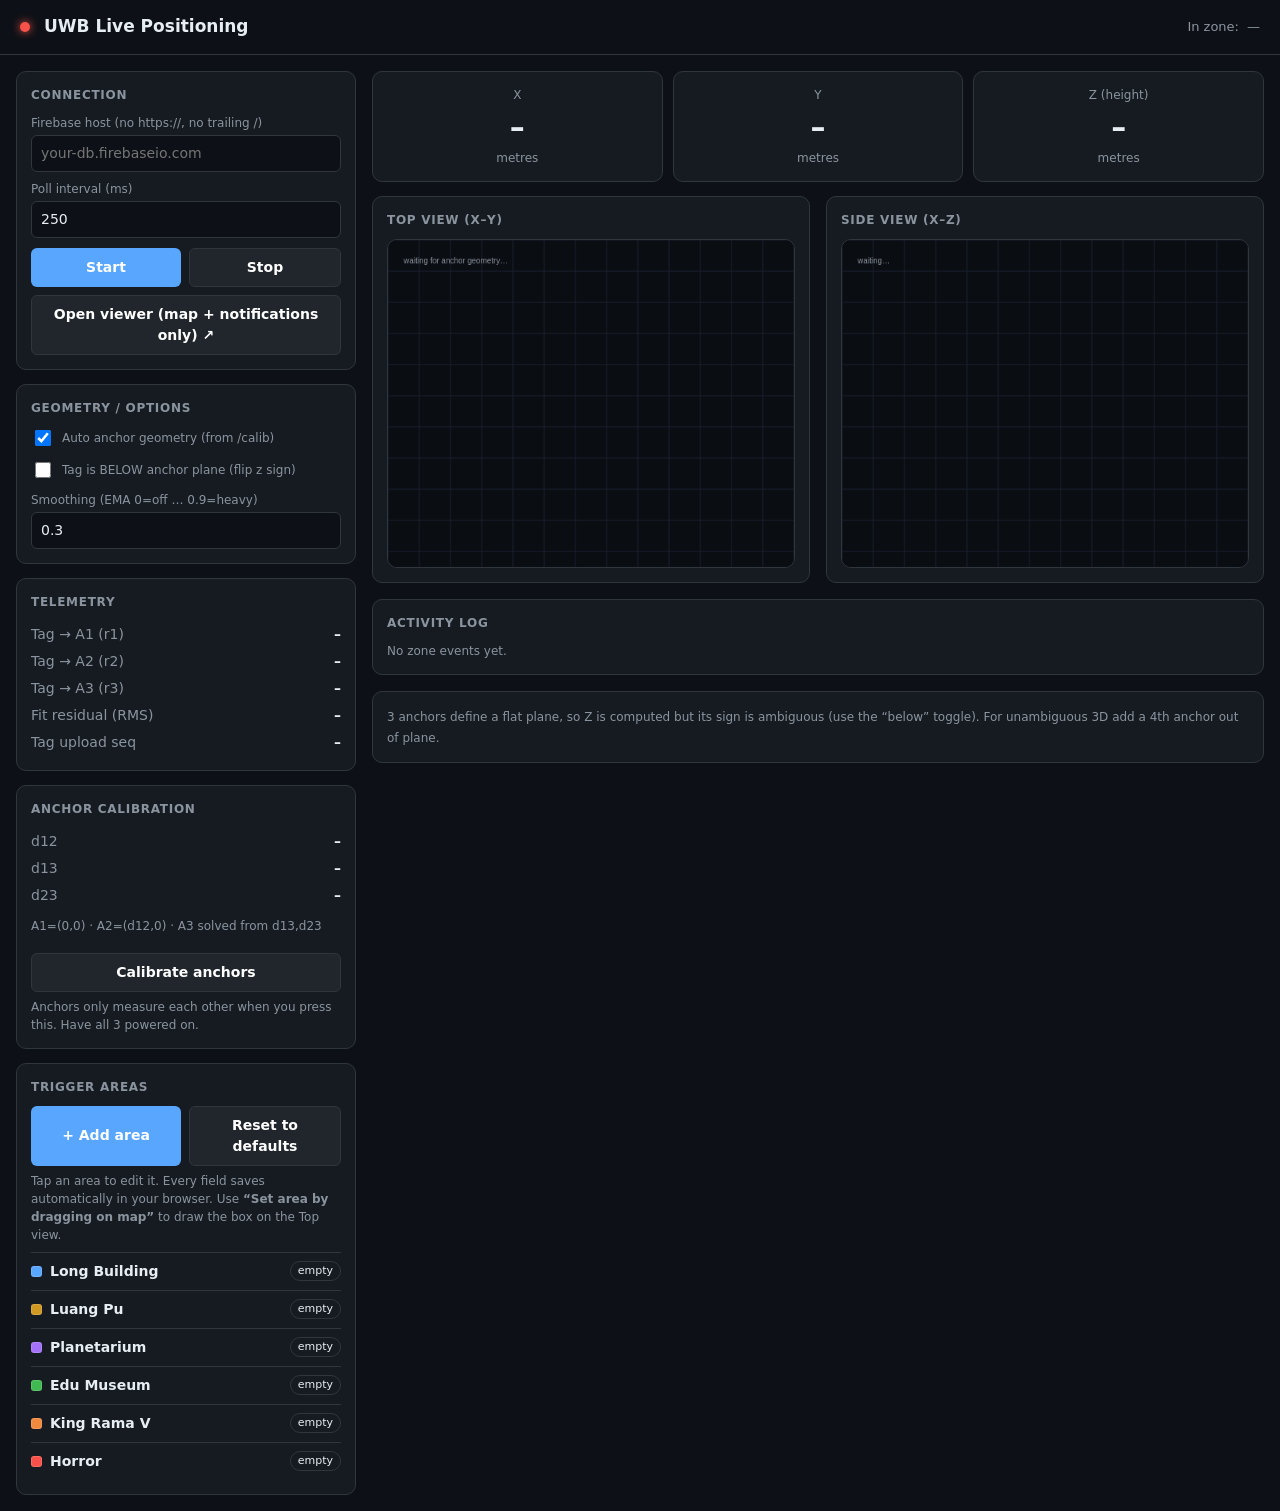
<file: web/index.html>
<!DOCTYPE html>
<!--
  UWB live positioning website (no build step — open this file in a browser).
  Files:
    index.html       this page (structure)
    styles.css       styling
    zones.config.js  DEFAULT trigger areas (seed). You normally edit areas IN THE
                     PAGE — "Reset to defaults" reloads from this file.
    app.js           application logic (positioning, calibration, zone editor,
                     triggers). Edited areas are saved in the browser.
  When the tag enters a trigger area, its information pops up, a beep can sound,
  and the event is added to the log.
-->
<html lang="en">
<head>
<meta charset="utf-8" />
<meta name="viewport" content="width=device-width, initial-scale=1" />
<title>UWB Positioning — Live Trilateration + Zone Triggers</title>
<link rel="stylesheet" href="styles.css" />
</head>
<body>
<header>
  <span id="dot" class="dot"></span>
  <h1>UWB Live Positioning</h1>
  <span id="rate" class="small"></span>
  <span id="age" class="small"></span>
  <div class="nowin"><span>In zone:</span><span id="nowin">—</span></div>
</header>

<main>
  <!-- LEFT: settings + telemetry -->
  <div>
    <div class="panel">
      <h2>Connection</h2>
      <label>Firebase host (no https://, no trailing /)</label>
      <input id="host" type="text" placeholder="your-db.firebaseio.com" />
      <label>Poll interval (ms)</label>
      <input id="poll" type="number" value="250" min="100" step="50" />
      <div class="row" style="margin-top:10px">
        <button id="start">Start</button>
        <button id="stop" class="sec">Stop</button>
      </div>
      <button id="openViewer" class="sec" style="width:100%;margin-top:8px">Open viewer (map + notifications only) ↗</button>
    </div>

    <div class="panel" style="margin-top:14px">
      <h2>Geometry / options</h2>
      <div class="check"><input id="autocal" type="checkbox" checked><label style="margin:0">Auto anchor geometry (from /calib)</label></div>
      <div id="manualBox" style="display:none">
        <div class="small">Anchor positions (metres). Used only when auto is off.</div>
        <div class="row"><div><label>A1 x</label><input id="a1x" type="number" value="0"></div><div><label>A1 y</label><input id="a1y" type="number" value="0"></div></div>
        <div class="row"><div><label>A2 x</label><input id="a2x" type="number" value="4"></div><div><label>A2 y</label><input id="a2y" type="number" value="0"></div></div>
        <div class="row"><div><label>A3 x</label><input id="a3x" type="number" value="2"></div><div><label>A3 y</label><input id="a3y" type="number" value="3"></div></div>
      </div>
      <div class="check"><input id="below" type="checkbox"><label style="margin:0">Tag is BELOW anchor plane (flip z sign)</label></div>
      <label>Smoothing (EMA 0=off … 0.9=heavy)</label>
      <input id="ema" type="number" value="0.3" min="0" max="0.95" step="0.05">
    </div>

    <div class="panel" style="margin-top:14px">
      <h2>Telemetry</h2>
      <table>
        <tr><td>Tag → A1 (r1)</td><td class="v" id="r1">–</td></tr>
        <tr><td>Tag → A2 (r2)</td><td class="v" id="r2">–</td></tr>
        <tr><td>Tag → A3 (r3)</td><td class="v" id="r3">–</td></tr>
        <tr><td>Fit residual (RMS)</td><td class="v" id="res">–</td></tr>
        <tr><td>Tag upload seq</td><td class="v" id="seq">–</td></tr>
      </table>
    </div>

    <div class="panel" style="margin-top:14px">
      <h2>Anchor calibration</h2>
      <table>
        <tr><td>d12</td><td class="v" id="d12">–</td></tr>
        <tr><td>d13</td><td class="v" id="d13">–</td></tr>
        <tr><td>d23</td><td class="v" id="d23">–</td></tr>
      </table>
      <div class="small" style="margin-top:8px">A1=(0,0) · A2=(d12,0) · A3 solved from d13,d23</div>
      <div id="calStatus" class="small" style="margin-top:6px"></div>
      <button id="calBtn" class="sec" style="margin-top:12px;width:100%">Calibrate anchors</button>
      <div id="calReq" class="small" style="margin-top:6px"></div>
      <div class="small" style="margin-top:6px;color:var(--muted)">
        Anchors only measure each other when you press this. Have all 3 powered on.
      </div>
    </div>

    <div class="panel" style="margin-top:14px">
      <h2>Trigger areas</h2>
      <div class="row">
        <button id="addZone">+ Add area</button>
        <button id="resetZones" class="sec">Reset to defaults</button>
      </div>
      <div id="zoneHint" class="small" style="margin-top:6px">
        Tap an area to edit it. Every field saves automatically in your browser.
        Use <b>“Set area by dragging on map”</b> to draw the box on the Top view.
      </div>
      <div id="trigList" style="margin-top:8px"></div>
    </div>
  </div>

  <!-- RIGHT: readouts + views + log -->
  <div>
    <div class="xyz">
      <div class="card"><div class="k">X</div><div class="v" id="X">–</div><div class="u">metres</div></div>
      <div class="card"><div class="k">Y</div><div class="v" id="Y">–</div><div class="u">metres</div></div>
      <div class="card"><div class="k">Z (height)</div><div class="v" id="Z">–</div><div class="u">metres</div></div>
    </div>
    <div class="views">
      <div class="panel"><h2>Top view (X–Y)</h2><canvas id="top" width="520" height="420"></canvas></div>
      <div class="panel"><h2>Side view (X–Z)</h2><canvas id="side" width="520" height="420"></canvas></div>
    </div>
    <div class="panel" style="margin-top:16px">
      <h2>Activity log</h2>
      <div id="log" class="log"><div class="small" style="color:var(--muted)">No zone events yet.</div></div>
    </div>
    <div class="panel" style="margin-top:16px">
      <span class="small">
        3 anchors define a flat plane, so Z is computed but its sign is ambiguous
        (use the “below” toggle). For unambiguous 3D add a 4th anchor out of plane.
      </span>
    </div>
  </div>
</main>

<!-- floating trigger cards -->
<div id="toasts"></div>

<script src="zones.config.js"></script>
<script src="app.js"></script>
</body>
</html>
</file>
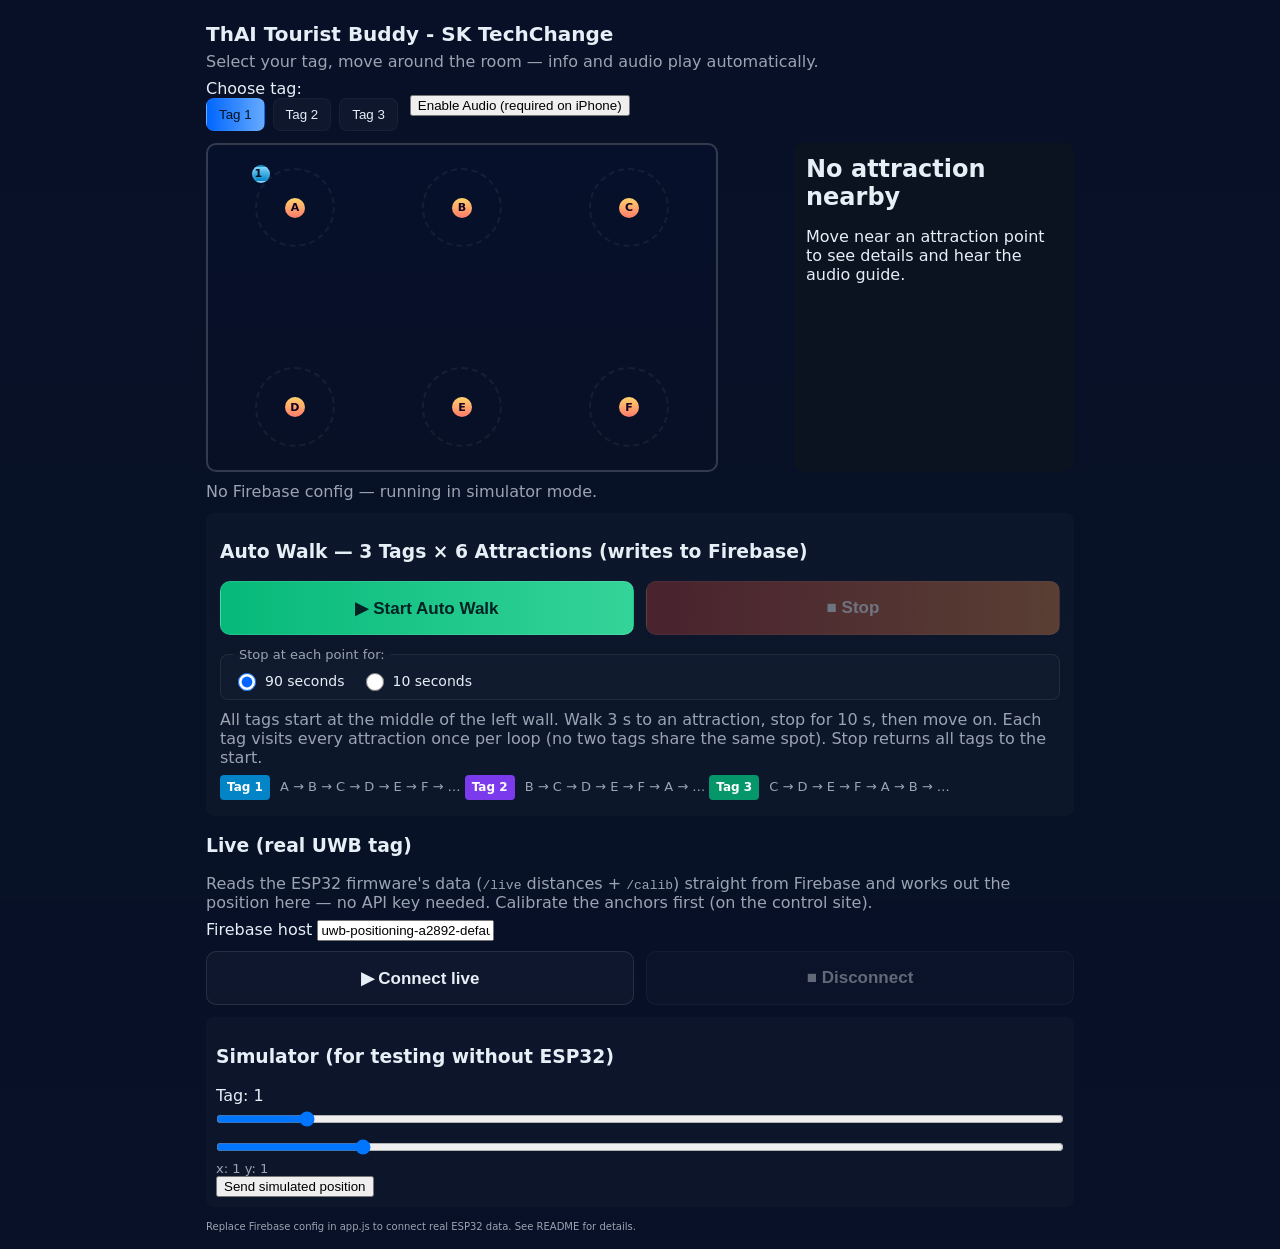
<file: web-Jun10/web/index.html>
<!doctype html>
<html lang="en">
<head>
  <meta charset="utf-8" />
  <meta name="viewport" content="width=device-width,initial-scale=1,viewport-fit=cover" />
  <title>ThAI Tourist Buddy — SK TechChange</title>
  <link rel="stylesheet" href="styles.css" />
</head>
<body>
  <main class="wrap">
    <header>
      <h1>ThAI Tourist Buddy - SK TechChange</h1>
      <p class="sub">Select your tag, move around the room — info and audio play automatically.</p>
    </header>

    <section class="controls">
      <div class="tags">
        <label>Choose tag:</label>
        <div class="tag-buttons">
          <button data-tag="1" class="tag-btn">Tag 1</button>
          <button data-tag="2" class="tag-btn">Tag 2</button>
          <button data-tag="3" class="tag-btn">Tag 3</button>
        </div>
      </div>

      <div class="audio-setup">
        <button id="unlock-audio">Enable Audio (required on iPhone)</button>
      </div>
    </section>

    <section class="map-area">
      <div id="map" aria-label="room map"></div>
      <aside class="info" id="info">
        <h2 id="point-title">No attraction nearby</h2>
        <img id="point-img" alt="" style="display:none" />
        <p id="point-desc">Move near an attraction point to see details and hear the audio guide.</p>
        <audio id="point-audio" controls preload="none" style="display:none"></audio>
      </aside>
    </section>

    <section class="status">
      <div id="status-text">Not connected to Firebase — simulation mode enabled.</div>
    </section>

    <section class="auto-walk">
      <h3>Auto Walk — 3 Tags × 6 Attractions (writes to Firebase)</h3>
      <div class="walk-controls">
        <button id="walk-start">&#9654; Start Auto Walk</button>
        <button id="walk-stop" disabled>&#9632; Stop</button>
      </div>
      <fieldset class="walk-dwell">
        <legend>Stop at each point for:</legend>
        <label><input type="radio" name="walk-dwell" value="90" checked /> 90 seconds</label>
        <label><input type="radio" name="walk-dwell" value="10" /> 10 seconds</label>
      </fieldset>
      <p class="sub">All tags start at the middle of the left wall. Walk 3 s to an attraction, stop for 10 s, then move on. Each tag visits every attraction once per loop (no two tags share the same spot). Stop returns all tags to the start.</p>
      <div class="walk-schedule">
        <span class="ws-tag t1">Tag 1</span> A → B → C → D → E → F → &hellip;
        <span class="ws-tag t2">Tag 2</span> B → C → D → E → F → A → &hellip;
        <span class="ws-tag t3">Tag 3</span> C → D → E → F → A → B → &hellip;
      </div>
      <div id="walk-status"></div>
      <ul id="walk-log"></ul>
    </section>

    <section class="live-connect">
      <h3>Live (real UWB tag)</h3>
      <p class="sub">Reads the ESP32 firmware's data (<code>/live</code> distances + <code>/calib</code>) straight from Firebase and works out the position here — no API key needed. Calibrate the anchors first (on the control site).</p>
      <label>Firebase host</label>
      <input id="live-host" type="text" placeholder="your-db.firebaseio.com" />
      <div class="walk-controls">
        <button id="live-connect">&#9654; Connect live</button>
        <button id="live-disconnect" disabled>&#9632; Disconnect</button>
      </div>
      <div id="live-status" class="sub"></div>
    </section>

    <section class="simulator">
      <h3>Simulator (for testing without ESP32)</h3>
      <label>Tag: <span id="sim-tag">1</span></label>
      <input id="sim-x" type="range" min="0" max="10" step="0.1" value="1" />
      <input id="sim-y" type="range" min="0" max="6"  step="0.1" value="1" />
      <div class="sim-coords">x: <span id="simx">1</span> y: <span id="simy">1</span></div>
      <button id="sim-send">Send simulated position</button>
    </section>

    <footer>
      <small>Replace Firebase config in app.js to connect real ESP32 data. See README for details.</small>
    </footer>
  </main>

  <script type="module" src="app.js"></script>
</body>
</html>
</file>
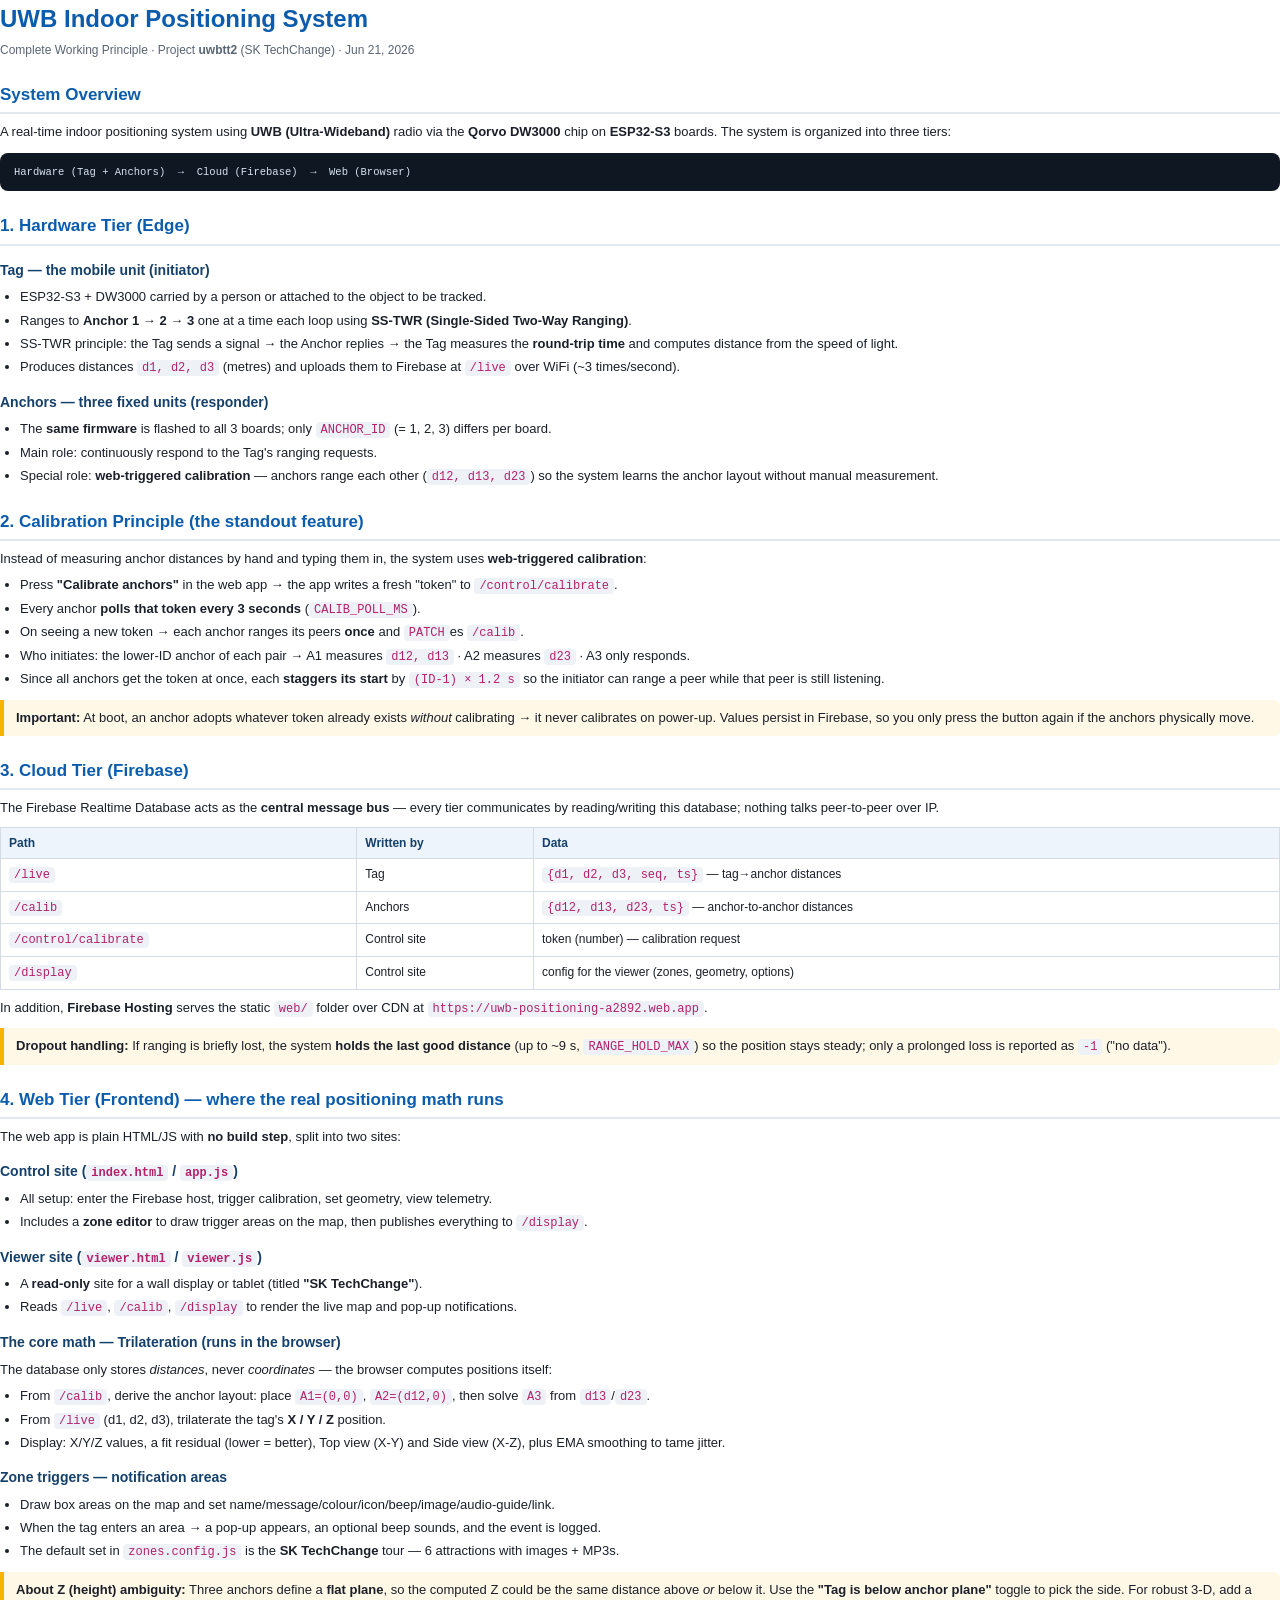
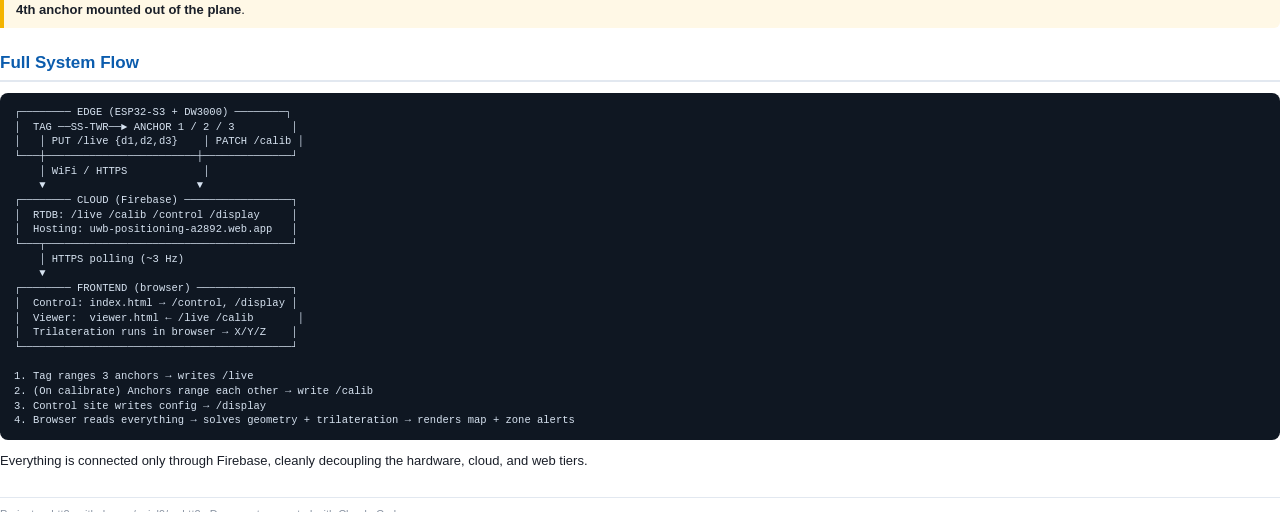
<file: docs/uwb-architecture-en.html>
<!doctype html>
<html lang="en">
<head>
<meta charset="utf-8" />
<title>UWB Indoor Positioning — How It Works</title>
<style>
  @page { size: A4; margin: 18mm 16mm; }
  * { box-sizing: border-box; }
  body {
    font-family: "Segoe UI", "Tahoma", sans-serif;
    color: #1a1f29; line-height: 1.55; font-size: 13px; margin: 0;
  }
  h1 { font-size: 24px; color: #0b5cad; margin: 0 0 4px; }
  .sub { color: #5a6573; font-size: 12px; margin-bottom: 18px; }
  h2 {
    font-size: 17px; color: #0b5cad; margin: 22px 0 8px;
    border-bottom: 2px solid #e2e8f0; padding-bottom: 4px;
  }
  h3 { font-size: 14px; color: #15406b; margin: 14px 0 4px; }
  p { margin: 6px 0; }
  ul { margin: 6px 0 6px 0; padding-left: 20px; }
  li { margin: 3px 0; }
  code {
    background: #eef2f7; padding: 1px 5px; border-radius: 4px;
    font-family: "Consolas", monospace; font-size: 12px; color: #b3216b;
  }
  pre {
    background: #0f1722; color: #d6e2f0; padding: 12px 14px;
    border-radius: 8px; font-family: "Consolas", monospace; font-size: 10.5px;
    line-height: 1.4; overflow-x: auto; white-space: pre;
  }
  table { border-collapse: collapse; width: 100%; margin: 8px 0; font-size: 12px; }
  th, td { border: 1px solid #d4dbe4; padding: 6px 8px; text-align: left; vertical-align: top; }
  th { background: #eef4fb; color: #15406b; }
  .note { background:#fff8e6; border-left:4px solid #f4b400; padding:8px 12px; border-radius:0 6px 6px 0; margin:10px 0; }
  .footer { margin-top: 26px; color:#8a94a3; font-size:11px; border-top:1px solid #e2e8f0; padding-top:8px; }
  .nobreak { page-break-inside: avoid; }
</style>
</head>
<body>

<h1>UWB Indoor Positioning System</h1>
<div class="sub">Complete Working Principle &middot; Project <strong>uwbtt2</strong> (SK TechChange) &middot; Jun 21, 2026</div>

<h2>System Overview</h2>
<p>A real-time indoor positioning system using <strong>UWB (Ultra-Wideband)</strong>
radio via the <strong>Qorvo DW3000</strong> chip on <strong>ESP32-S3</strong> boards.
The system is organized into three tiers:</p>
<pre>Hardware (Tag + Anchors)  →  Cloud (Firebase)  →  Web (Browser)</pre>

<h2>1. Hardware Tier (Edge)</h2>

<h3>Tag — the mobile unit (initiator)</h3>
<ul>
  <li>ESP32-S3 + DW3000 carried by a person or attached to the object to be tracked.</li>
  <li>Ranges to <strong>Anchor 1 → 2 → 3</strong> one at a time each loop using
      <strong>SS-TWR (Single-Sided Two-Way Ranging)</strong>.</li>
  <li>SS-TWR principle: the Tag sends a signal → the Anchor replies → the Tag measures
      the <strong>round-trip time</strong> and computes distance from the speed of light.</li>
  <li>Produces distances <code>d1, d2, d3</code> (metres) and uploads them to Firebase
      at <code>/live</code> over WiFi (~3 times/second).</li>
</ul>

<h3>Anchors — three fixed units (responder)</h3>
<ul>
  <li>The <strong>same firmware</strong> is flashed to all 3 boards; only <code>ANCHOR_ID</code>
      (= 1, 2, 3) differs per board.</li>
  <li>Main role: continuously respond to the Tag's ranging requests.</li>
  <li>Special role: <strong>web-triggered calibration</strong> — anchors range each other
      (<code>d12, d13, d23</code>) so the system learns the anchor layout without manual measurement.</li>
</ul>

<h2>2. Calibration Principle (the standout feature)</h2>
<p>Instead of measuring anchor distances by hand and typing them in, the system uses
<strong>web-triggered calibration</strong>:</p>
<ul>
  <li>Press <strong>"Calibrate anchors"</strong> in the web app → the app writes a fresh
      "token" to <code>/control/calibrate</code>.</li>
  <li>Every anchor <strong>polls that token every 3 seconds</strong> (<code>CALIB_POLL_MS</code>).</li>
  <li>On seeing a new token → each anchor ranges its peers <strong>once</strong> and
      <code>PATCH</code>es <code>/calib</code>.</li>
  <li>Who initiates: the lower-ID anchor of each pair
      → A1 measures <code>d12, d13</code> &middot; A2 measures <code>d23</code> &middot; A3 only responds.</li>
  <li>Since all anchors get the token at once, each <strong>staggers its start</strong> by
      <code>(ID-1) × 1.2 s</code> so the initiator can range a peer while that peer is still listening.</li>
</ul>
<div class="note"><strong>Important:</strong> At boot, an anchor adopts whatever token already exists
<em>without</em> calibrating → it never calibrates on power-up. Values persist in Firebase, so you only
press the button again if the anchors physically move.</div>

<h2 class="nobreak">3. Cloud Tier (Firebase)</h2>
<p>The Firebase Realtime Database acts as the <strong>central message bus</strong> — every tier
communicates by reading/writing this database; nothing talks peer-to-peer over IP.</p>
<table class="nobreak">
  <tr><th>Path</th><th>Written by</th><th>Data</th></tr>
  <tr><td><code>/live</code></td><td>Tag</td><td><code>{d1, d2, d3, seq, ts}</code> — tag→anchor distances</td></tr>
  <tr><td><code>/calib</code></td><td>Anchors</td><td><code>{d12, d13, d23, ts}</code> — anchor-to-anchor distances</td></tr>
  <tr><td><code>/control/calibrate</code></td><td>Control site</td><td>token (number) — calibration request</td></tr>
  <tr><td><code>/display</code></td><td>Control site</td><td>config for the viewer (zones, geometry, options)</td></tr>
</table>
<p>In addition, <strong>Firebase Hosting</strong> serves the static <code>web/</code> folder over CDN at
<code>https://uwb-positioning-a2892.web.app</code>.</p>
<div class="note"><strong>Dropout handling:</strong> If ranging is briefly lost, the system
<strong>holds the last good distance</strong> (up to ~9 s, <code>RANGE_HOLD_MAX</code>) so the position
stays steady; only a prolonged loss is reported as <code>-1</code> ("no data").</div>

<h2>4. Web Tier (Frontend) — where the real positioning math runs</h2>
<p>The web app is plain HTML/JS with <strong>no build step</strong>, split into two sites:</p>

<h3>Control site (<code>index.html</code> / <code>app.js</code>)</h3>
<ul>
  <li>All setup: enter the Firebase host, trigger calibration, set geometry, view telemetry.</li>
  <li>Includes a <strong>zone editor</strong> to draw trigger areas on the map, then publishes
      everything to <code>/display</code>.</li>
</ul>

<h3>Viewer site (<code>viewer.html</code> / <code>viewer.js</code>)</h3>
<ul>
  <li>A <strong>read-only</strong> site for a wall display or tablet (titled <strong>"SK TechChange"</strong>).</li>
  <li>Reads <code>/live</code>, <code>/calib</code>, <code>/display</code> to render the live map and pop-up notifications.</li>
</ul>

<h3>The core math — Trilateration (runs in the browser)</h3>
<p>The database only stores <em>distances</em>, never <em>coordinates</em> — the browser computes positions itself:</p>
<ul>
  <li>From <code>/calib</code>, derive the anchor layout: place <code>A1=(0,0)</code>, <code>A2=(d12,0)</code>,
      then solve <code>A3</code> from <code>d13</code>/<code>d23</code>.</li>
  <li>From <code>/live</code> (d1, d2, d3), trilaterate the tag's <strong>X / Y / Z</strong> position.</li>
  <li>Display: X/Y/Z values, a fit residual (lower = better), Top view (X-Y) and Side view (X-Z),
      plus EMA smoothing to tame jitter.</li>
</ul>

<h3>Zone triggers — notification areas</h3>
<ul>
  <li>Draw box areas on the map and set name/message/colour/icon/beep/image/audio-guide/link.</li>
  <li>When the tag enters an area → a pop-up appears, an optional beep sounds, and the event is logged.</li>
  <li>The default set in <code>zones.config.js</code> is the <strong>SK TechChange</strong> tour — 6 attractions with images + MP3s.</li>
</ul>

<div class="note nobreak"><strong>About Z (height) ambiguity:</strong> Three anchors define a
<strong>flat plane</strong>, so the computed Z could be the same distance above <em>or</em> below it.
Use the <strong>"Tag is below anchor plane"</strong> toggle to pick the side. For robust 3-D, add a
<strong>4th anchor mounted out of the plane</strong>.</div>

<h2 class="nobreak">Full System Flow</h2>
<pre class="nobreak">┌──────── EDGE (ESP32-S3 + DW3000) ────────┐
│  TAG ──SS-TWR──► ANCHOR 1 / 2 / 3         │
│   │ PUT /live {d1,d2,d3}    │ PATCH /calib │
└───┼────────────────────────┼──────────────┘
    │ WiFi / HTTPS            │
    ▼                        ▼
┌──────── CLOUD (Firebase) ─────────────────┐
│  RTDB: /live /calib /control /display     │
│  Hosting: uwb-positioning-a2892.web.app   │
└───┬───────────────────────────────────────┘
    │ HTTPS polling (~3 Hz)
    ▼
┌──────── FRONTEND (browser) ───────────────┐
│  Control: index.html → /control, /display │
│  Viewer:  viewer.html ← /live /calib       │
│  Trilateration runs in browser → X/Y/Z    │
└───────────────────────────────────────────┘

1. Tag ranges 3 anchors → writes /live
2. (On calibrate) Anchors range each other → write /calib
3. Control site writes config → /display
4. Browser reads everything → solves geometry + trilateration → renders map + zone alerts</pre>

<p>Everything is connected only through Firebase, cleanly decoupling the hardware, cloud, and web tiers.</p>

<div class="footer">Project uwbtt2 &middot; github.com/nuiel9/uwbtt2 &middot; Document generated with Claude Code</div>

</body>
</html>
</file>
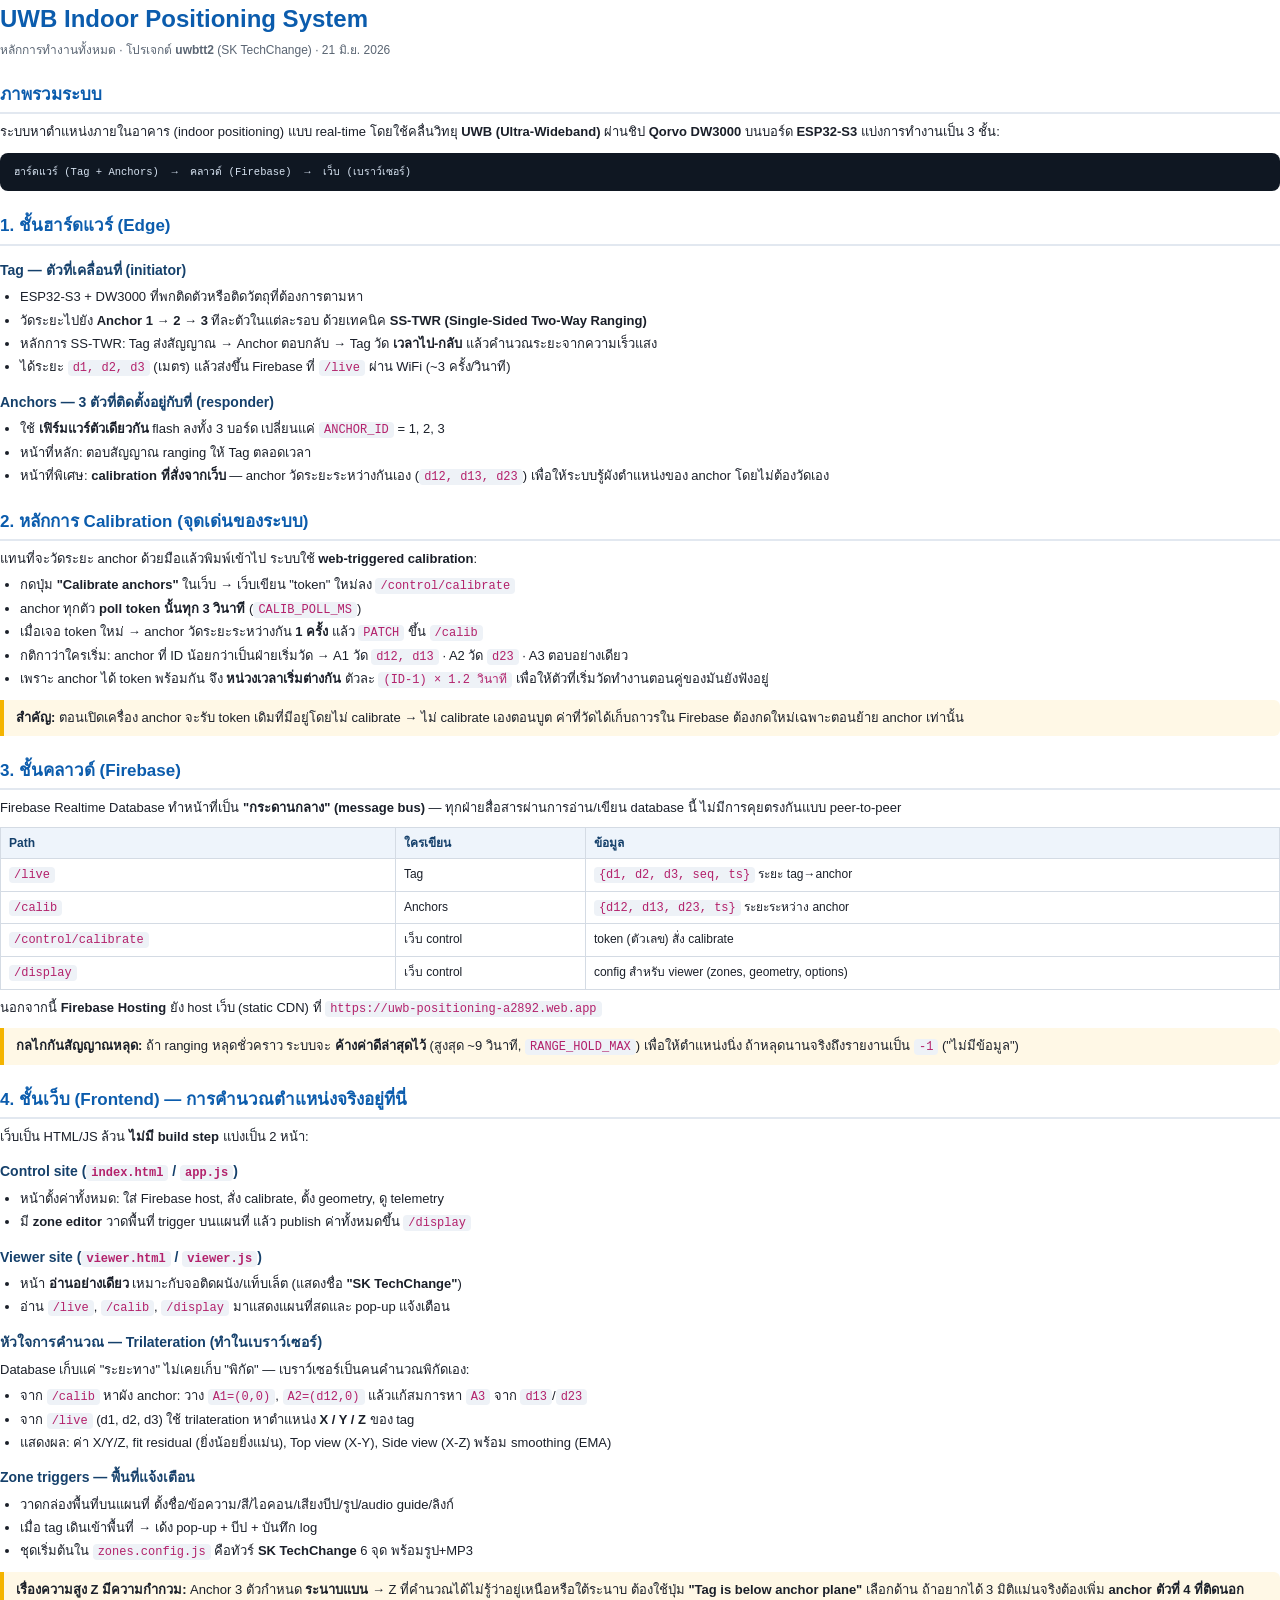
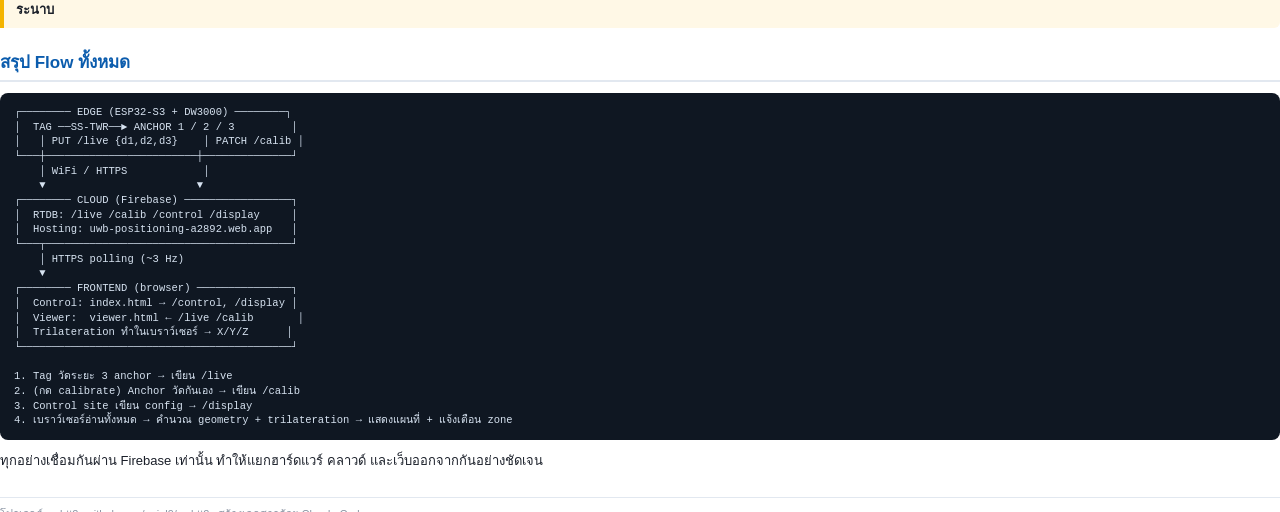
<file: docs/uwb-architecture.html>
<!doctype html>
<html lang="th">
<head>
<meta charset="utf-8" />
<title>UWB Indoor Positioning — หลักการทำงาน</title>
<style>
  @page { size: A4; margin: 18mm 16mm; }
  * { box-sizing: border-box; }
  body {
    font-family: "Tahoma", "Leelawadee UI", "Segoe UI", sans-serif;
    color: #1a1f29; line-height: 1.55; font-size: 13px; margin: 0;
  }
  h1 { font-size: 24px; color: #0b5cad; margin: 0 0 4px; }
  .sub { color: #5a6573; font-size: 12px; margin-bottom: 18px; }
  h2 {
    font-size: 17px; color: #0b5cad; margin: 22px 0 8px;
    border-bottom: 2px solid #e2e8f0; padding-bottom: 4px;
  }
  h3 { font-size: 14px; color: #15406b; margin: 14px 0 4px; }
  p { margin: 6px 0; }
  ul { margin: 6px 0 6px 0; padding-left: 20px; }
  li { margin: 3px 0; }
  code {
    background: #eef2f7; padding: 1px 5px; border-radius: 4px;
    font-family: "Consolas", monospace; font-size: 12px; color: #b3216b;
  }
  pre {
    background: #0f1722; color: #d6e2f0; padding: 12px 14px;
    border-radius: 8px; font-family: "Consolas", monospace; font-size: 10.5px;
    line-height: 1.4; overflow-x: auto; white-space: pre;
  }
  table { border-collapse: collapse; width: 100%; margin: 8px 0; font-size: 12px; }
  th, td { border: 1px solid #d4dbe4; padding: 6px 8px; text-align: left; vertical-align: top; }
  th { background: #eef4fb; color: #15406b; }
  .tier { background:#f5f8fc; border:1px solid #dbe6f2; border-radius:8px; padding:10px 14px; margin:8px 0; }
  .note { background:#fff8e6; border-left:4px solid #f4b400; padding:8px 12px; border-radius:0 6px 6px 0; margin:10px 0; }
  .footer { margin-top: 26px; color:#8a94a3; font-size:11px; border-top:1px solid #e2e8f0; padding-top:8px; }
  .nobreak { page-break-inside: avoid; }
</style>
</head>
<body>

<h1>UWB Indoor Positioning System</h1>
<div class="sub">หลักการทำงานทั้งหมด · โปรเจกต์ <strong>uwbtt2</strong> (SK TechChange) · 21 มิ.ย. 2026</div>

<h2>ภาพรวมระบบ</h2>
<p>ระบบหาตำแหน่งภายในอาคาร (indoor positioning) แบบ real-time โดยใช้คลื่นวิทยุ
<strong>UWB (Ultra-Wideband)</strong> ผ่านชิป <strong>Qorvo DW3000</strong> บนบอร์ด
<strong>ESP32-S3</strong> แบ่งการทำงานเป็น 3 ชั้น:</p>
<pre>ฮาร์ดแวร์ (Tag + Anchors)  →  คลาวด์ (Firebase)  →  เว็บ (เบราว์เซอร์)</pre>

<h2>1. ชั้นฮาร์ดแวร์ (Edge)</h2>

<h3>Tag — ตัวที่เคลื่อนที่ (initiator)</h3>
<ul>
  <li>ESP32-S3 + DW3000 ที่พกติดตัวหรือติดวัตถุที่ต้องการตามหา</li>
  <li>วัดระยะไปยัง <strong>Anchor 1 → 2 → 3</strong> ทีละตัวในแต่ละรอบ ด้วยเทคนิค
      <strong>SS-TWR (Single-Sided Two-Way Ranging)</strong></li>
  <li>หลักการ SS-TWR: Tag ส่งสัญญาณ → Anchor ตอบกลับ → Tag วัด <strong>เวลาไป-กลับ</strong>
      แล้วคำนวณระยะจากความเร็วแสง</li>
  <li>ได้ระยะ <code>d1, d2, d3</code> (เมตร) แล้วส่งขึ้น Firebase ที่ <code>/live</code>
      ผ่าน WiFi (~3 ครั้ง/วินาที)</li>
</ul>

<h3>Anchors — 3 ตัวที่ติดตั้งอยู่กับที่ (responder)</h3>
<ul>
  <li>ใช้ <strong>เฟิร์มแวร์ตัวเดียวกัน</strong> flash ลงทั้ง 3 บอร์ด เปลี่ยนแค่ <code>ANCHOR_ID</code> = 1, 2, 3</li>
  <li>หน้าที่หลัก: ตอบสัญญาณ ranging ให้ Tag ตลอดเวลา</li>
  <li>หน้าที่พิเศษ: <strong>calibration ที่สั่งจากเว็บ</strong> — anchor วัดระยะระหว่างกันเอง
      (<code>d12, d13, d23</code>) เพื่อให้ระบบรู้ผังตำแหน่งของ anchor โดยไม่ต้องวัดเอง</li>
</ul>

<h2>2. หลักการ Calibration (จุดเด่นของระบบ)</h2>
<p>แทนที่จะวัดระยะ anchor ด้วยมือแล้วพิมพ์เข้าไป ระบบใช้ <strong>web-triggered calibration</strong>:</p>
<ul>
  <li>กดปุ่ม <strong>"Calibrate anchors"</strong> ในเว็บ → เว็บเขียน "token" ใหม่ลง <code>/control/calibrate</code></li>
  <li>anchor ทุกตัว <strong>poll token นั้นทุก 3 วินาที</strong> (<code>CALIB_POLL_MS</code>)</li>
  <li>เมื่อเจอ token ใหม่ → anchor วัดระยะระหว่างกัน <strong>1 ครั้ง</strong> แล้ว <code>PATCH</code> ขึ้น <code>/calib</code></li>
  <li>กติกาว่าใครเริ่ม: anchor ที่ ID น้อยกว่าเป็นฝ่ายเริ่มวัด
      → A1 วัด <code>d12, d13</code> · A2 วัด <code>d23</code> · A3 ตอบอย่างเดียว</li>
  <li>เพราะ anchor ได้ token พร้อมกัน จึง <strong>หน่วงเวลาเริ่มต่างกัน</strong> ตัวละ
      <code>(ID-1) × 1.2 วินาที</code> เพื่อให้ตัวที่เริ่มวัดทำงานตอนคู่ของมันยังฟังอยู่</li>
</ul>
<div class="note"><strong>สำคัญ:</strong> ตอนเปิดเครื่อง anchor จะรับ token เดิมที่มีอยู่โดยไม่ calibrate
→ ไม่ calibrate เองตอนบูต ค่าที่วัดได้เก็บถาวรใน Firebase ต้องกดใหม่เฉพาะตอนย้าย anchor เท่านั้น</div>

<h2 class="nobreak">3. ชั้นคลาวด์ (Firebase)</h2>
<p>Firebase Realtime Database ทำหน้าที่เป็น <strong>"กระดานกลาง" (message bus)</strong> —
ทุกฝ่ายสื่อสารผ่านการอ่าน/เขียน database นี้ ไม่มีการคุยตรงกันแบบ peer-to-peer</p>
<table class="nobreak">
  <tr><th>Path</th><th>ใครเขียน</th><th>ข้อมูล</th></tr>
  <tr><td><code>/live</code></td><td>Tag</td><td><code>{d1, d2, d3, seq, ts}</code> ระยะ tag→anchor</td></tr>
  <tr><td><code>/calib</code></td><td>Anchors</td><td><code>{d12, d13, d23, ts}</code> ระยะระหว่าง anchor</td></tr>
  <tr><td><code>/control/calibrate</code></td><td>เว็บ control</td><td>token (ตัวเลข) สั่ง calibrate</td></tr>
  <tr><td><code>/display</code></td><td>เว็บ control</td><td>config สำหรับ viewer (zones, geometry, options)</td></tr>
</table>
<p>นอกจากนี้ <strong>Firebase Hosting</strong> ยัง host เว็บ (static CDN) ที่
<code>https://uwb-positioning-a2892.web.app</code></p>
<div class="note"><strong>กลไกกันสัญญาณหลุด:</strong> ถ้า ranging หลุดชั่วคราว ระบบจะ
<strong>ค้างค่าดีล่าสุดไว้</strong> (สูงสุด ~9 วินาที, <code>RANGE_HOLD_MAX</code>)
เพื่อให้ตำแหน่งนิ่ง ถ้าหลุดนานจริงถึงรายงานเป็น <code>-1</code> ("ไม่มีข้อมูล")</div>

<h2>4. ชั้นเว็บ (Frontend) — การคำนวณตำแหน่งจริงอยู่ที่นี่</h2>
<p>เว็บเป็น HTML/JS ล้วน <strong>ไม่มี build step</strong> แบ่งเป็น 2 หน้า:</p>

<h3>Control site (<code>index.html</code> / <code>app.js</code>)</h3>
<ul>
  <li>หน้าตั้งค่าทั้งหมด: ใส่ Firebase host, สั่ง calibrate, ตั้ง geometry, ดู telemetry</li>
  <li>มี <strong>zone editor</strong> วาดพื้นที่ trigger บนแผนที่ แล้ว publish ค่าทั้งหมดขึ้น <code>/display</code></li>
</ul>

<h3>Viewer site (<code>viewer.html</code> / <code>viewer.js</code>)</h3>
<ul>
  <li>หน้า <strong>อ่านอย่างเดียว</strong> เหมาะกับจอติดผนัง/แท็บเล็ต (แสดงชื่อ <strong>"SK TechChange"</strong>)</li>
  <li>อ่าน <code>/live</code>, <code>/calib</code>, <code>/display</code> มาแสดงแผนที่สดและ pop-up แจ้งเตือน</li>
</ul>

<h3>หัวใจการคำนวณ — Trilateration (ทำในเบราว์เซอร์)</h3>
<p>Database เก็บแค่ "ระยะทาง" ไม่เคยเก็บ "พิกัด" — เบราว์เซอร์เป็นคนคำนวณพิกัดเอง:</p>
<ul>
  <li>จาก <code>/calib</code> หาผัง anchor: วาง <code>A1=(0,0)</code>, <code>A2=(d12,0)</code>
      แล้วแก้สมการหา <code>A3</code> จาก <code>d13</code>/<code>d23</code></li>
  <li>จาก <code>/live</code> (d1, d2, d3) ใช้ trilateration หาตำแหน่ง <strong>X / Y / Z</strong> ของ tag</li>
  <li>แสดงผล: ค่า X/Y/Z, fit residual (ยิ่งน้อยยิ่งแม่น), Top view (X-Y), Side view (X-Z) พร้อม smoothing (EMA)</li>
</ul>

<h3>Zone triggers — พื้นที่แจ้งเตือน</h3>
<ul>
  <li>วาดกล่องพื้นที่บนแผนที่ ตั้งชื่อ/ข้อความ/สี/ไอคอน/เสียงบีป/รูป/audio guide/ลิงก์</li>
  <li>เมื่อ tag เดินเข้าพื้นที่ → เด้ง pop-up + บีป + บันทึก log</li>
  <li>ชุดเริ่มต้นใน <code>zones.config.js</code> คือทัวร์ <strong>SK TechChange</strong> 6 จุด พร้อมรูป+MP3</li>
</ul>

<div class="note nobreak"><strong>เรื่องความสูง Z มีความกำกวม:</strong> Anchor 3 ตัวกำหนด
<strong>ระนาบแบน</strong> → Z ที่คำนวณได้ไม่รู้ว่าอยู่เหนือหรือใต้ระนาบ ต้องใช้ปุ่ม
<strong>"Tag is below anchor plane"</strong> เลือกด้าน ถ้าอยากได้ 3 มิติแม่นจริงต้องเพิ่ม
<strong>anchor ตัวที่ 4 ที่ติดนอกระนาบ</strong></div>

<h2 class="nobreak">สรุป Flow ทั้งหมด</h2>
<pre class="nobreak">┌──────── EDGE (ESP32-S3 + DW3000) ────────┐
│  TAG ──SS-TWR──► ANCHOR 1 / 2 / 3         │
│   │ PUT /live {d1,d2,d3}    │ PATCH /calib │
└───┼────────────────────────┼──────────────┘
    │ WiFi / HTTPS            │
    ▼                        ▼
┌──────── CLOUD (Firebase) ─────────────────┐
│  RTDB: /live /calib /control /display     │
│  Hosting: uwb-positioning-a2892.web.app   │
└───┬───────────────────────────────────────┘
    │ HTTPS polling (~3 Hz)
    ▼
┌──────── FRONTEND (browser) ───────────────┐
│  Control: index.html → /control, /display │
│  Viewer:  viewer.html ← /live /calib       │
│  Trilateration ทำในเบราว์เซอร์ → X/Y/Z      │
└───────────────────────────────────────────┘

1. Tag วัดระยะ 3 anchor → เขียน /live
2. (กด calibrate) Anchor วัดกันเอง → เขียน /calib
3. Control site เขียน config → /display
4. เบราว์เซอร์อ่านทั้งหมด → คำนวณ geometry + trilateration → แสดงแผนที่ + แจ้งเตือน zone</pre>

<p>ทุกอย่างเชื่อมกันผ่าน Firebase เท่านั้น ทำให้แยกฮาร์ดแวร์ คลาวด์ และเว็บออกจากกันอย่างชัดเจน</p>

<div class="footer">โปรเจกต์ uwbtt2 · github.com/nuiel9/uwbtt2 · สร้างเอกสารด้วย Claude Code</div>

</body>
</html>
</file>
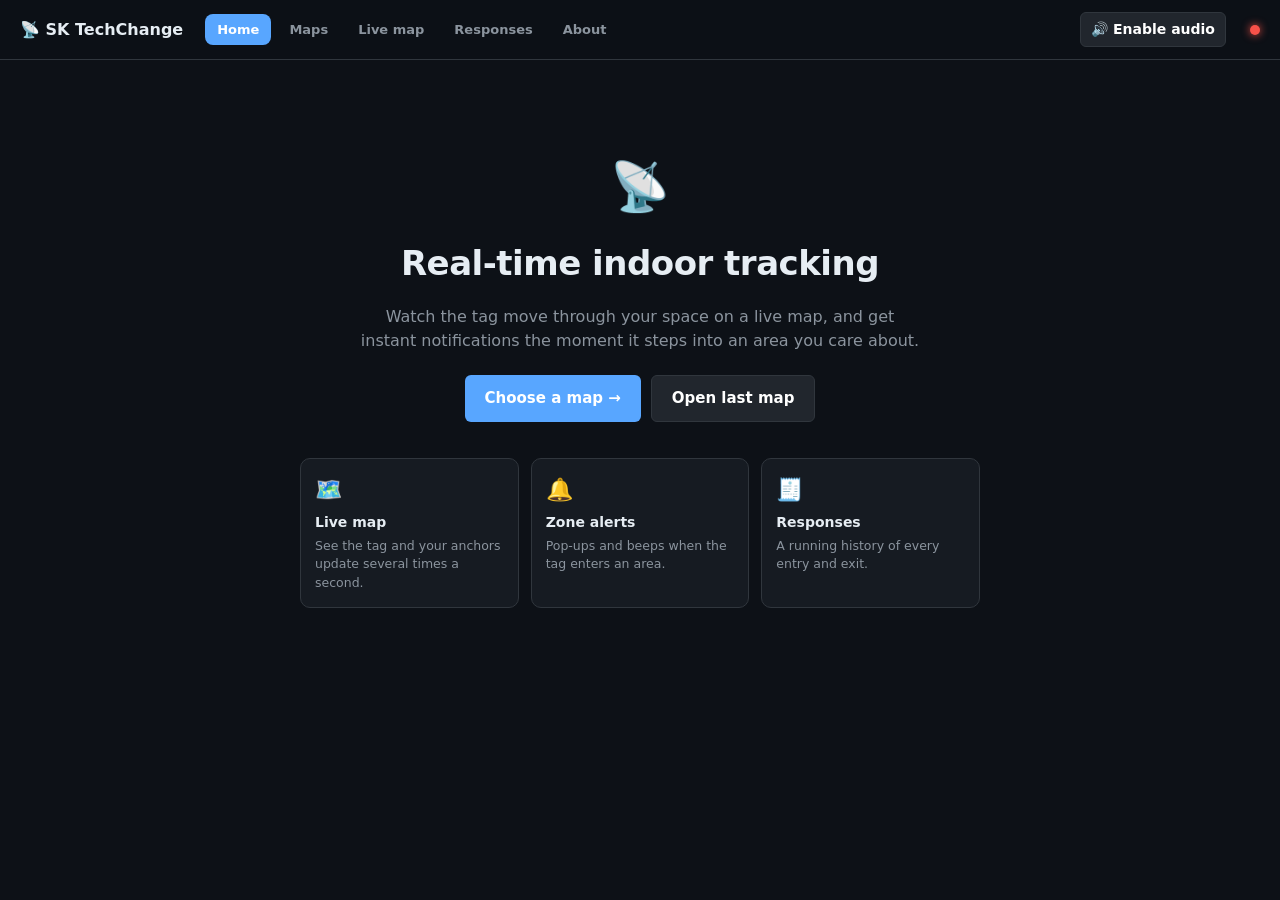
<file: web/viewer.html>
<!DOCTYPE html>
<!--
  viewer.html — READ-ONLY front-end website (welcome → pick a map → live map +
  notifications → responses history). All setup/editing stays on the control site
  (index.html); this site only reads Firebase (/live, /calib, /display).
  Maps here are saved "places" (a name + the Firebase host) kept in this browser.
-->
<html lang="en">
<head>
<meta charset="utf-8" />
<meta name="viewport" content="width=device-width, initial-scale=1" />
<title>SK TechChange</title>
<link rel="stylesheet" href="styles.css" />
</head>
<body class="viewer">

<nav class="topnav">
  <span class="brand">📡 SK TechChange</span>
  <span class="navlinks">
    <a href="#welcome" data-screen="welcome">Home</a>
    <a href="#maps" data-screen="maps">Maps</a>
    <a href="#live" data-screen="live">Live map</a>
    <a href="#responses" data-screen="responses">Responses</a>
    <a href="#about" data-screen="about">About</a>
  </span>
  <span class="right">
    <button id="enableAudio" class="sec" style="padding:6px 10px">🔊 Enable audio</button>
    <span id="activeMapName" class="small"></span>
    <span id="dot" class="dot"></span>
  </span>
</nav>

<!-- WELCOME -->
<section id="screen-welcome" class="screen">
  <div class="hero">
    <div class="badge">📡</div>
    <h1>Real-time indoor tracking</h1>
    <p>Watch the tag move through your space on a live map, and get instant
       notifications the moment it steps into an area you care about.</p>
    <div class="cta">
      <button id="welGo">Choose a map →</button>
      <button id="welLive" class="sec">Open last map</button>
    </div>
    <div class="feat">
      <div class="f"><div class="i">🗺️</div><h3>Live map</h3><p>See the tag and your anchors update several times a second.</p></div>
      <div class="f"><div class="i">🔔</div><h3>Zone alerts</h3><p>Pop-ups and beeps when the tag enters an area.</p></div>
      <div class="f"><div class="i">🧾</div><h3>Responses</h3><p>A running history of every entry and exit.</p></div>
    </div>
  </div>
</section>

<!-- MAP SELECTION -->
<section id="screen-maps" class="screen">
  <div class="sectionhead">
    <h2>Your maps</h2>
    <button id="addMapBtn" class="sec">+ Add map</button>
  </div>
  <div class="small" style="color:var(--muted);margin-bottom:10px">
    A “map” is a place to watch — a name plus its positioning database host.
  </div>
  <div id="mapGrid" class="mapgrid"></div>
</section>

<!-- LIVE MAP -->
<section id="screen-live" class="screen">
  <div class="livehead">
    <h2 id="liveTitle">Live map</h2>
    <span id="rate" class="small"></span>
    <span id="age" class="small"></span>
    <div class="nowin"><span>In zone:</span><span id="nowin">—</span></div>
  </div>
  <div id="guideBar" class="panel guidebar" style="display:none">
    <span id="guideNow" class="small"></span>
    <audio id="guide" controls preload="none"></audio>
  </div>
  <div class="vmain">
    <div class="panel vmap"><canvas id="top" width="900" height="640"></canvas></div>
    <div class="panel vlog">
      <h2>Notifications</h2>
      <div id="liveLog" class="log"><div class="small" style="color:var(--muted)">No zone events yet.</div></div>
    </div>
  </div>
</section>

<!-- RESPONSES -->
<section id="screen-responses" class="screen">
  <div class="sectionhead"><h2>Responses</h2></div>
  <div class="respbar">
    <label class="small" style="margin:0">Filter zone</label>
    <select id="respFilter"><option value="">All zones</option></select>
    <button id="respClear" class="sec">Clear history</button>
  </div>
  <div id="respList" class="resplist log"></div>
</section>

<!-- ABOUT -->
<section id="screen-about" class="screen">
  <div class="sectionhead"><h2>About</h2></div>
  <div class="panel" style="max-width:640px">
    <p>This is the <b>viewer</b> for a UWB (ultra-wideband) indoor positioning
       system. A tag ranges to three fixed anchors; the distances go to a
       database, and this page turns them into a live position on the map.</p>
    <p>Setup — calibration, geometry and the trigger areas — is done on the
       separate <b>control site</b>. This viewer is read-only.</p>
    <p class="small" style="color:var(--muted)">Areas and options are read live
       from the control site, so anything you change there shows up here.</p>
  </div>
</section>

<!-- add/edit map dialog -->
<div id="mapWrap" class="modal">
  <div class="modalbox">
    <h3 id="mapDlgTitle">Add a map</h3>
    <label>Map name</label>
    <input id="mapName" type="text" placeholder="e.g. Living room" />
    <label>Firebase host (no https://, no trailing /)</label>
    <input id="mapHost" type="text" placeholder="your-db.firebaseio.com" />
    <label>Note (optional)</label>
    <input id="mapNote" type="text" placeholder="anything to remember" />
    <div class="row" style="margin-top:14px;justify-content:flex-end">
      <button id="mapCancel" class="sec">Cancel</button>
      <button id="mapSave">Save</button>
    </div>
  </div>
</div>

<!-- floating notification cards -->
<div id="toasts"></div>

<script src="viewer.js"></script>
</body>
</html>
</file>
<file: web/styles.css>
:root{
  --bg:#0d1117; --panel:#161b22; --line:#30363d; --txt:#e6edf3;
  --muted:#8b949e; --accent:#58a6ff; --good:#3fb950; --bad:#f85149; --warn:#d29922;
}
*{box-sizing:border-box}
body{margin:0;font:14px/1.5 system-ui,Segoe UI,Roboto,sans-serif;background:var(--bg);color:var(--txt)}
header{padding:14px 20px;border-bottom:1px solid var(--line);display:flex;align-items:center;gap:14px;flex-wrap:wrap}
header h1{font-size:17px;margin:0;font-weight:600}
.dot{width:10px;height:10px;border-radius:50%;background:var(--bad);box-shadow:0 0 8px currentColor;color:var(--bad)}
.dot.ok{background:var(--good);color:var(--good)}
.dot.stale{background:var(--warn);color:var(--warn)}
main{display:grid;grid-template-columns:340px 1fr;gap:16px;padding:16px;align-items:start}
@media(max-width:880px){main{grid-template-columns:1fr}}
.panel{background:var(--panel);border:1px solid var(--line);border-radius:10px;padding:14px}
.panel h2{font-size:12px;text-transform:uppercase;letter-spacing:.06em;color:var(--muted);margin:0 0 10px}
label{display:block;font-size:12px;color:var(--muted);margin:8px 0 3px}
input[type=text],input[type=number]{width:100%;background:#0d1117;border:1px solid var(--line);color:var(--txt);border-radius:6px;padding:7px 9px;font:inherit}
.row{display:flex;gap:8px}
.row>*{flex:1}
.check{display:flex;align-items:center;gap:8px;margin:10px 0;color:var(--txt);font-size:13px}
.check input{width:16px;height:16px}
button{background:var(--accent);border:0;color:#fff;padding:8px 12px;border-radius:6px;font:inherit;font-weight:600;cursor:pointer}
button.sec{background:#21262d;border:1px solid var(--line)}
.xyz{display:grid;grid-template-columns:repeat(3,1fr);gap:10px;margin-bottom:14px}
.xyz .card{background:var(--panel);border:1px solid var(--line);border-radius:10px;padding:14px;text-align:center}
.xyz .k{font-size:12px;color:var(--muted)}
.xyz .v{font-size:30px;font-weight:700;font-variant-numeric:tabular-nums}
.xyz .u{font-size:12px;color:var(--muted)}
canvas{width:100%;background:#0a0d12;border:1px solid var(--line);border-radius:10px;display:block}
table{width:100%;border-collapse:collapse;font-variant-numeric:tabular-nums}
td{padding:3px 0;color:var(--muted)} td.v{color:var(--txt);text-align:right;font-weight:600}
.small{font-size:12px;color:var(--muted)}
.pill{display:inline-block;padding:1px 7px;border-radius:20px;font-size:11px;border:1px solid var(--line)}
.pill.ok{color:var(--good);border-color:var(--good)} .pill.bad{color:var(--bad);border-color:var(--bad)}
.views{display:grid;grid-template-columns:1fr 1fr;gap:16px}
@media(max-width:880px){.views{grid-template-columns:1fr}}
a{color:var(--accent)}

/* ---- "now in" header banner ---- */
.nowin{margin-left:auto;display:flex;align-items:center;gap:8px;font-size:13px;color:var(--muted)}
.nowin .tag{padding:2px 10px;border-radius:20px;font-weight:600;color:#fff}

/* ---- zone rows ---- */
.zrow{display:flex;align-items:center;gap:8px;padding:6px 0;border-top:1px solid var(--line)}
.swatch{display:inline-block;width:11px;height:11px;border-radius:3px;flex:none;border:1px solid rgba(255,255,255,.15)}
.zrow .swatch{width:10px;height:10px;border-radius:3px;flex:none}
.zrow .nm{flex:1;overflow:hidden;text-overflow:ellipsis;white-space:nowrap}
.zrow .meta{color:var(--muted);font-size:11px}

/* ---- activity log ---- */
.log{max-height:300px;overflow:auto}
.logrow{display:flex;align-items:center;gap:8px;padding:5px 0;border-top:1px solid var(--line);font-size:13px}
.logrow .t{color:var(--muted);font-variant-numeric:tabular-nums;font-size:11px;flex:none;width:62px}
.logrow .swatch{width:9px;height:9px;border-radius:3px;flex:none}
.logrow.enter .what{color:var(--good)} .logrow.leave .what{color:var(--muted)}

/* ---- trigger toast cards ---- */
#toasts{position:fixed;top:14px;right:14px;display:flex;flex-direction:column;gap:10px;z-index:50;max-width:340px}
.toast{background:var(--panel);border:1px solid var(--line);border-left:5px solid var(--accent);
  border-radius:10px;padding:12px 14px;box-shadow:0 10px 30px rgba(0,0,0,.5);animation:slidein .2s ease}
.toast .top{display:flex;align-items:center;gap:8px}
.toast .icon{font-size:20px;line-height:1}
.toast .ttl{font-weight:700;font-size:15px;flex:1}
.toast .x{cursor:pointer;color:var(--muted);background:none;border:0;font-size:16px;padding:0 2px}
.toast .msg{margin-top:6px;color:var(--txt);font-size:13px}
.toast img{margin-top:8px;max-width:100%;border-radius:6px;display:block}
.toast .act{margin-top:10px}
.toast .act a{display:inline-block;background:var(--accent);color:#fff;text-decoration:none;
  padding:6px 12px;border-radius:6px;font-weight:600;font-size:13px}
@keyframes slidein{from{transform:translateX(20px);opacity:0}to{transform:none;opacity:1}}

/* ---- viewer SPA: top nav + screens ---- */
.topnav{display:flex;align-items:center;gap:16px;padding:12px 20px;border-bottom:1px solid var(--line);
  position:sticky;top:0;background:rgba(13,17,23,.9);backdrop-filter:blur(6px);z-index:30;flex-wrap:wrap}
.topnav .brand{font-weight:700;font-size:16px;display:flex;align-items:center;gap:8px}
.topnav .navlinks{display:flex;gap:6px;margin-left:6px;flex-wrap:wrap}
.topnav .navlinks a{color:var(--muted);text-decoration:none;padding:6px 12px;border-radius:8px;font-weight:600;font-size:13px}
.topnav .navlinks a:hover{color:var(--txt);background:#21262d}
.topnav .navlinks a.active{color:#fff;background:var(--accent)}
.topnav .right{margin-left:auto;display:flex;align-items:center;gap:12px}

.screen{display:none;padding:18px;max-width:1200px;margin:0 auto}
.screen.active{display:block}

/* welcome / hero */
.hero{display:flex;flex-direction:column;align-items:center;text-align:center;gap:16px;
  padding:8vh 20px;max-width:720px;margin:0 auto}
.hero .badge{font-size:48px}
.hero h1{font-size:34px;margin:0;font-weight:800;letter-spacing:-.5px}
.hero p{color:var(--muted);font-size:16px;margin:0;max-width:560px}
.hero .cta{display:flex;gap:10px;flex-wrap:wrap;justify-content:center;margin-top:6px}
.hero .cta button{padding:11px 20px;font-size:15px}
.feat{display:grid;grid-template-columns:repeat(3,1fr);gap:12px;margin-top:20px;width:100%}
@media(max-width:720px){.feat{grid-template-columns:1fr}}
.feat .f{background:var(--panel);border:1px solid var(--line);border-radius:10px;padding:14px;text-align:left}
.feat .f .i{font-size:22px}
.feat .f h3{margin:6px 0 4px;font-size:14px}
.feat .f p{font-size:12.5px}

/* map selection */
.mapgrid{display:grid;grid-template-columns:repeat(auto-fill,minmax(240px,1fr));gap:14px;margin-top:8px}
.mapcard{background:var(--panel);border:1px solid var(--line);border-radius:12px;padding:16px;display:flex;flex-direction:column;gap:8px}
.mapcard.active{border-color:var(--accent);box-shadow:0 0 0 1px var(--accent) inset}
.mapcard .mt{font-weight:700;font-size:16px;display:flex;align-items:center;gap:8px}
.mapcard .mh{color:var(--muted);font-size:12px;word-break:break-all}
.mapcard .mn{font-size:13px}
.mapcard .acts{display:flex;gap:6px;margin-top:auto}
.mapcard .acts button{flex:1;padding:7px 8px}
.sectionhead{display:flex;align-items:center;justify-content:space-between;gap:10px;margin-bottom:4px}
.sectionhead h2{margin:0;font-size:18px}

/* live screen */
.livehead{display:flex;align-items:center;gap:12px;flex-wrap:wrap;margin-bottom:12px}
.livehead h2{margin:0;font-size:18px}
.vmain{display:grid;grid-template-columns:1fr 320px;gap:16px;align-items:start}
@media(max-width:880px){.vmain{grid-template-columns:1fr}}
.vmap{padding:10px}
.vmap canvas{width:100%;height:auto;aspect-ratio:900/640}
.vlog{position:sticky;top:74px}
.vlog .log{max-height:64vh}

/* audio guide bar (live screen) */
.guidebar{display:flex;align-items:center;gap:12px;margin-bottom:12px;padding:10px 14px;flex-wrap:wrap}
.guidebar #guideNow{font-weight:600;color:var(--txt)}
.guidebar audio{flex:1;min-width:200px;max-width:560px;height:36px}

/* responses screen */
.respbar{display:flex;gap:10px;align-items:center;flex-wrap:wrap;margin-bottom:10px}
.respbar select{background:#0d1117;border:1px solid var(--line);color:var(--txt);border-radius:6px;padding:7px 9px;font:inherit}
.resplist .logrow{font-size:14px;padding:8px 0}
.empty{color:var(--muted);padding:24px 0;text-align:center}

/* ---- generic modal (viewer host entry) ---- */
.modal{position:fixed;inset:0;background:rgba(0,0,0,.6);display:none;align-items:center;justify-content:center;z-index:60;padding:20px}
.modal.show{display:flex}
.modalbox{background:var(--panel);border:1px solid var(--line);border-radius:12px;max-width:460px;width:100%;padding:20px}
.modalbox h3{margin:0 0 6px}

/* ---- inline zone editor ---- */
.zcard{border-top:1px solid var(--line)}
.zcard>summary{display:flex;align-items:center;gap:8px;cursor:pointer;list-style:none;padding:8px 0}
.zcard>summary::-webkit-details-marker{display:none}
.zcard>summary::marker{content:""}
.zcard[open]>summary{border-bottom:1px dashed var(--line)}
.zcard .nm{flex:1;overflow:hidden;text-overflow:ellipsis;white-space:nowrap;font-weight:600}
.zedit{padding:6px 0 14px}
.zedit textarea{width:100%;background:#0d1117;border:1px solid var(--line);color:var(--txt);
  border-radius:6px;padding:7px 9px;font:inherit;resize:vertical}
.zedit input[type=color]{width:100%;height:34px;padding:2px;background:#0d1117;border:1px solid var(--line);border-radius:6px;cursor:pointer}
.zedit .check{font-size:13px;margin:6px 0}
.zedit button{width:100%}
.zedit hr{border:0;border-top:1px solid var(--line);margin:12px 0}
</file>
<file: web-Jun10/web/styles.css>
:root{
  --bg:#0f1720;
  --card:#0b1220;
  --muted:#9aa4b2;
  --accent:#06f;
  --glass: rgba(255,255,255,0.03);
}
*{box-sizing:border-box}
html,body{height:100%}
body{
  margin:0;
  font-family:system-ui,-apple-system,Segoe UI,Roboto,Helvetica,Arial;
  background:linear-gradient(180deg,#071027 0%, #081226 100%);
  color:#e6eef6;
  -webkit-font-smoothing:antialiased;
}
.wrap{max-width:900px;margin:0 auto;padding:16px}
header h1{margin:6px 0;font-size:20px}
.sub{color:var(--muted);margin:0 0 8px}
.controls{display:flex;gap:12px;align-items:center;flex-wrap:wrap}
.tag-buttons{display:flex;gap:8px}
.tag-btn{background:var(--glass);border:1px solid rgba(255,255,255,0.04);padding:8px 12px;border-radius:8px;color:inherit}
.tag-btn.active{background:linear-gradient(90deg,var(--accent),#6af);color:#012}
.audio-setup{display:flex;gap:8px;align-items:center}
.map-area{display:grid;grid-template-columns:1fr 280px;gap:12px;margin-top:12px}
#map{
  background:linear-gradient(180deg,#06102a,#081026);
  border:2px solid rgba(255,255,255,0.18);
  border-radius:10px;
  padding:0;
  position:relative;
  width:40vw;
  max-width:40vw;
  aspect-ratio: 10 / 6;
  min-height:0;
  height:auto;
  overflow:visible;
}
.info{background:var(--card);padding:12px;border-radius:10px;min-width:0;overflow:hidden}
.info h2{margin:0 0 6px}
.info #point-img{display:block;width:100%;max-width:min(60vw, 100%);height:auto;max-height:60vh;object-fit:cover;border-radius:8px;margin:6px 0;background:#0a1428}
.info #point-audio{display:block;width:100%;max-width:100%;margin-top:8px}
.status{margin-top:10px;color:var(--muted)}
.simulator{margin-top:12px;background:rgba(255,255,255,0.02);padding:10px;border-radius:8px}
.simulator input[type=range]{width:100%;margin:6px 0}
.sim-coords{color:var(--muted);font-size:13px}
footer{margin-top:12px;color:var(--muted);font-size:12px}

/* map markers */
.marker{position:absolute;width:20px;height:20px;border-radius:50%;transform:translate(-50%,-50%);display:flex;align-items:center;justify-content:center;font-size:11px;font-weight:700}
.marker.attraction{background:linear-gradient(180deg,#ffd36b,#ff7b6b);color:#102}
.marker.tag{background:linear-gradient(180deg,#7dd3fc,#0284c7);color:#012;border:2px solid rgba(255,255,255,0.08);width:18px;height:18px}

.range-ring{position:absolute;border-radius:50%;border:2px dashed rgba(255,255,255,0.06);transform:translate(-50%,-50%)}

/* auto-walk simulator */
.auto-walk{margin-top:12px;background:rgba(255,255,255,0.02);padding:10px 14px;border-radius:8px}
.walk-schedule{margin:6px 0;font-size:13px;color:var(--muted);line-height:1.9}
.ws-tag{display:inline-block;padding:1px 7px;border-radius:4px;font-weight:700;margin-right:6px;font-size:12px}
.ws-tag.t1{background:#0284c7;color:#fff}
.ws-tag.t2{background:#7c3aed;color:#fff}
.ws-tag.t3{background:#059669;color:#fff}
.walk-controls{display:flex;gap:12px;margin:10px 0 12px;flex-wrap:wrap}
.walk-controls button{flex:1 1 160px;min-height:54px;padding:14px 22px;font-size:17px;font-weight:700;border-radius:10px;border:1px solid rgba(255,255,255,0.1);background:var(--glass);color:inherit;cursor:pointer}
.walk-controls button#walk-start{background:linear-gradient(90deg,#06b97a,#34d399);color:#022}
.walk-controls button#walk-stop{background:linear-gradient(90deg,#dc2626,#f97316);color:#fff}
.walk-controls button:not([disabled]):hover{filter:brightness(1.08)}
.walk-controls button[disabled]{opacity:.4;cursor:not-allowed;filter:grayscale(.4)}
.walk-dwell{border:1px solid rgba(255,255,255,0.08);border-radius:8px;padding:8px 12px;margin:0 0 10px;display:flex;gap:16px;align-items:center;flex-wrap:wrap;background:rgba(255,255,255,0.02)}
.walk-dwell legend{padding:0 6px;color:var(--muted);font-size:13px}
.walk-dwell label{display:inline-flex;align-items:center;gap:6px;font-size:14px;cursor:pointer}
.walk-dwell input[type=radio]{width:18px;height:18px;accent-color:var(--accent)}
#walk-status{font-size:13px;color:var(--muted);margin-bottom:4px}
#walk-log{list-style:none;margin:0;padding:0;max-height:140px;overflow-y:auto;font-size:12px;color:var(--muted)}
#walk-log li{padding:2px 0;border-bottom:1px solid rgba(255,255,255,0.03)}

@media(max-width:760px){
  .map-area{grid-template-columns:1fr}
  .info{order:3}
}
</file>
